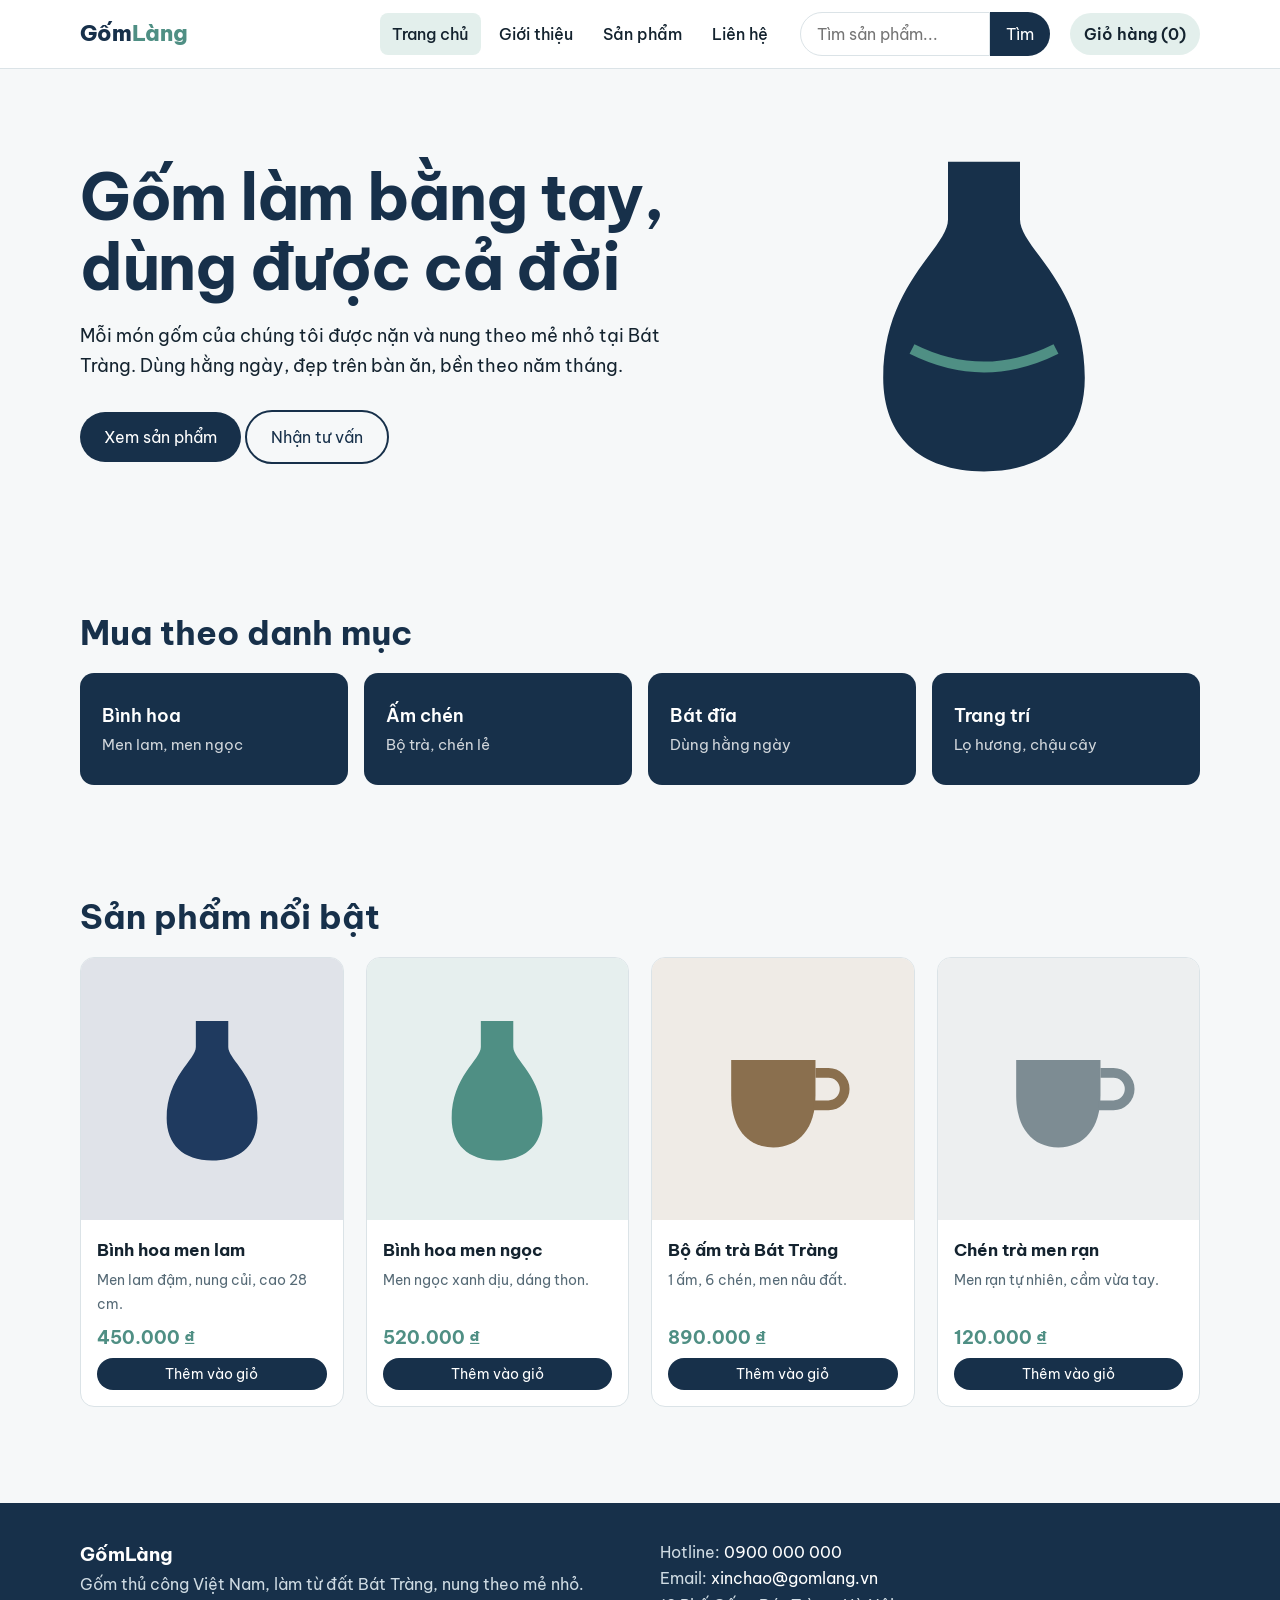
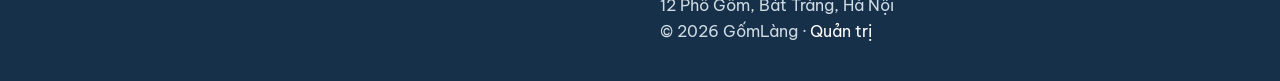
<file: gom-lang-website/index.html>
<!DOCTYPE html>
<html lang="vi"><head><meta charset="utf-8"><meta name="viewport" content="width=device-width,initial-scale=1">
<title>GốmLàng - Gốm thủ công Bát Tràng, giao toàn quốc</title><meta name="description" content="Mua bình hoa, bộ ấm trà, bát đĩa gốm thủ công Bát Tràng. Men đẹp, bền, giá tốt, giao hàng toàn quốc."><link rel="canonical" href="https://ten-mien-cua-ban.vercel.app/index.html">
<meta property="og:type" content="website"><meta property="og:title" content="GốmLàng - Gốm thủ công Bát Tràng, giao toàn quốc"><meta property="og:description" content="Mua bình hoa, bộ ấm trà, bát đĩa gốm thủ công Bát Tràng. Men đẹp, bền, giá tốt, giao hàng toàn quốc."><meta property="og:url" content="https://ten-mien-cua-ban.vercel.app/index.html"><meta name="theme-color" content="#17304a">
<link rel="icon" href="data:image/svg+xml,%3Csvg xmlns='http://www.w3.org/2000/svg' viewBox='0 0 100 100'%3E%3Cpath fill='%2317304a' d='M40 8h20v16c0 8 18 18 18 44 0 16-10 26-28 26S22 84 22 68c0-26 18-36 18-44z'/%3E%3C/svg%3E">
<link rel="preconnect" href="https://fonts.googleapis.com"><link rel="preconnect" href="https://fonts.gstatic.com" crossorigin>
<link rel="stylesheet" href="https://fonts.googleapis.com/css2?family=Be+Vietnam+Pro:wght@400;500;600;700;800&display=swap">
<link rel="stylesheet" href="css/style.css"><script type="application/ld+json">{"@context":"https://schema.org","@type":"Store","name":"GốmLàng","url":"https://ten-mien-cua-ban.vercel.app","telephone":"0900000000","address":{"@type":"PostalAddress","streetAddress":"12 Phố Gốm, Bát Tràng","addressLocality":"Hà Nội","addressCountry":"VN"}}</script></head>
<body data-page="home"><header><div class="wrap bar"><a class="logo" href="index.html">Gốm<span>Làng</span></a>
<button id="mb" aria-label="Mở menu">☰</button><nav aria-label="Menu chính"><a href="index.html" class=on>Trang chủ</a><a href="gioi-thieu.html">Giới thiệu</a><a href="san-pham.html">Sản phẩm</a><a href="lien-he.html">Liên hệ</a></nav>
<form class="srch" action="san-pham.html" role="search"><input name="q" placeholder="Tìm sản phẩm..." aria-label="Tìm sản phẩm"><button aria-label="Tìm">Tìm</button></form>
<a class="cart" href="gio-hang.html">Giỏ hàng (<span id="cc">0</span>)</a></div></header>
<main><div class="wrap hero"><div><h1>Gốm làm bằng tay, dùng được cả đời</h1><p>Mỗi món gốm của chúng tôi được nặn và nung theo mẻ nhỏ tại Bát Tràng. Dùng hằng ngày, đẹp trên bàn ăn, bền theo năm tháng.</p><a class="btn" href="san-pham.html">Xem sản phẩm</a> <a class="btn alt" href="lien-he.html">Nhận tư vấn</a></div><svg viewBox="0 0 100 100" role="img" aria-label="Bình gốm men lam" fill="#17304a"><path d="M40 8h20v16c0 8 18 18 18 44 0 16-10 26-28 26S22 84 22 68c0-26 18-36 18-44z"/><path d="M30 60q20 10 40 0" stroke="#4f8f84" stroke-width="3" fill="none"/></svg></div>
<section class="wrap sec"><h2>Mua theo danh mục</h2><div class="cats"><a class="cat" href="san-pham.html?cat=Bình hoa">Bình hoa<small>Men lam, men ngọc</small></a><a class="cat" href="san-pham.html?cat=Ấm chén">Ấm chén<small>Bộ trà, chén lẻ</small></a><a class="cat" href="san-pham.html?cat=Bát đĩa">Bát đĩa<small>Dùng hằng ngày</small></a><a class="cat" href="san-pham.html?cat=Trang trí">Trang trí<small>Lọ hương, chậu cây</small></a></div></section>
<section class="wrap sec"><h2>Sản phẩm nổi bật</h2><div class="grid" id="feat"></div></section></main>
<footer><div class="wrap two"><div><b style="color:#fff;font-size:1.2rem">GốmLàng</b><p>Gốm thủ công Việt Nam, làm từ đất Bát Tràng, nung theo mẻ nhỏ.</p></div>
<div><p>Hotline: <a href="tel:0900000000">0900 000 000</a><br>Email: <a href="mailto:xinchao@gomlang.vn">xinchao@gomlang.vn</a><br>12 Phố Gốm, Bát Tràng, Hà Nội</p><p>© 2026 GốmLàng · <a href="quan-tri.html">Quản trị</a></p></div></div></footer>
<div id="toast" role="status" aria-live="polite"></div><script src="js/app.js" defer></script></body></html>
</file>
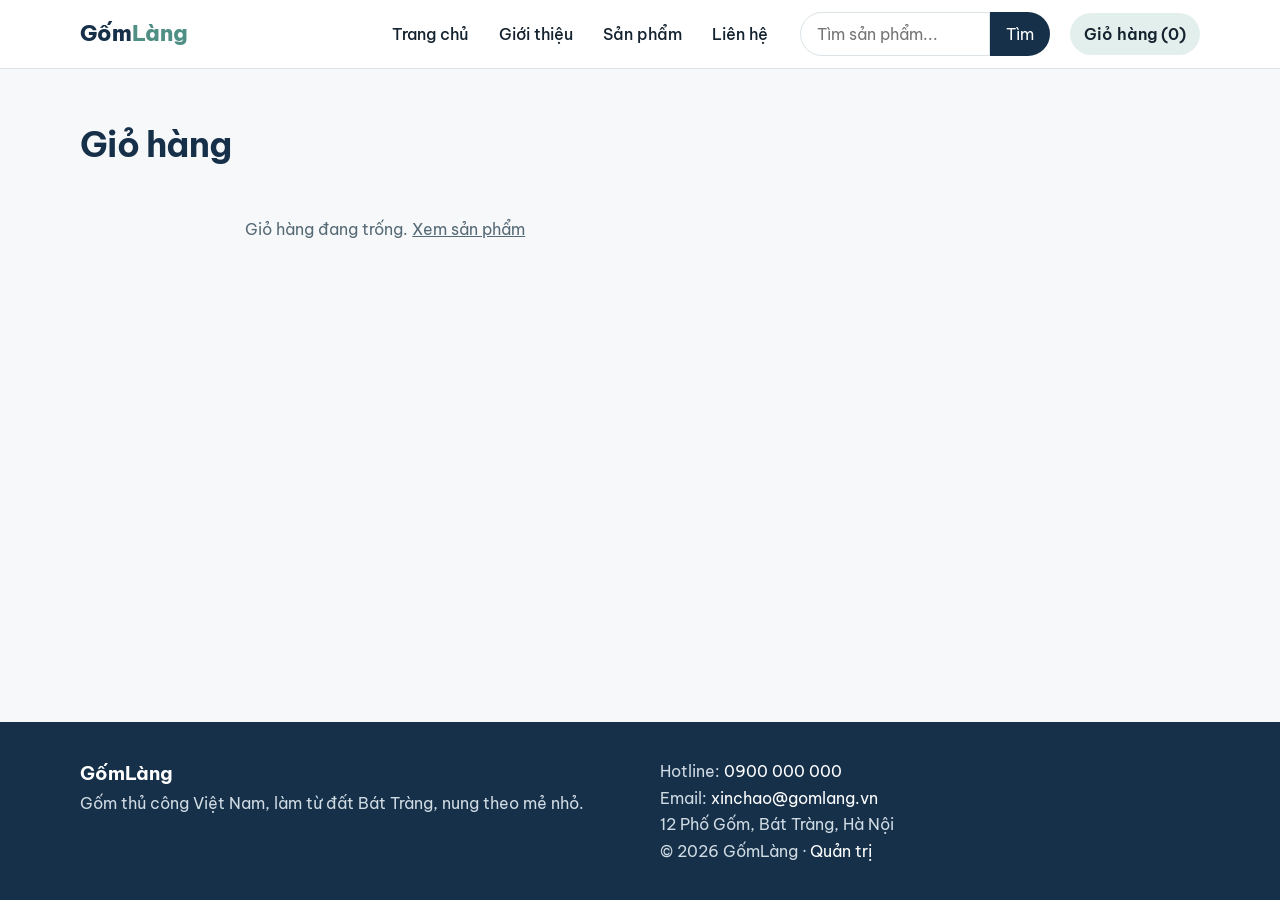
<file: gom-lang-website/gio-hang.html>
<!DOCTYPE html>
<html lang="vi"><head><meta charset="utf-8"><meta name="viewport" content="width=device-width,initial-scale=1">
<title>Giỏ hàng - GốmLàng</title><meta name="description" content="Xem lại giỏ hàng và đặt hàng tại GốmLàng."><link rel="canonical" href="https://ten-mien-cua-ban.vercel.app/gio-hang.html">
<meta property="og:type" content="website"><meta property="og:title" content="Giỏ hàng - GốmLàng"><meta property="og:description" content="Xem lại giỏ hàng và đặt hàng tại GốmLàng."><meta property="og:url" content="https://ten-mien-cua-ban.vercel.app/gio-hang.html"><meta name="theme-color" content="#17304a">
<link rel="icon" href="data:image/svg+xml,%3Csvg xmlns='http://www.w3.org/2000/svg' viewBox='0 0 100 100'%3E%3Cpath fill='%2317304a' d='M40 8h20v16c0 8 18 18 18 44 0 16-10 26-28 26S22 84 22 68c0-26 18-36 18-44z'/%3E%3C/svg%3E">
<link rel="preconnect" href="https://fonts.googleapis.com"><link rel="preconnect" href="https://fonts.gstatic.com" crossorigin>
<link rel="stylesheet" href="https://fonts.googleapis.com/css2?family=Be+Vietnam+Pro:wght@400;500;600;700;800&display=swap">
<link rel="stylesheet" href="css/style.css"><meta name="robots" content="noindex"></head>
<body data-page="cart"><header><div class="wrap bar"><a class="logo" href="index.html">Gốm<span>Làng</span></a>
<button id="mb" aria-label="Mở menu">☰</button><nav aria-label="Menu chính"><a href="index.html">Trang chủ</a><a href="gioi-thieu.html">Giới thiệu</a><a href="san-pham.html">Sản phẩm</a><a href="lien-he.html">Liên hệ</a></nav>
<form class="srch" action="san-pham.html" role="search"><input name="q" placeholder="Tìm sản phẩm..." aria-label="Tìm sản phẩm"><button aria-label="Tìm">Tìm</button></form>
<a class="cart" href="gio-hang.html">Giỏ hàng (<span id="cc">0</span>)</a></div></header>
<main><div class="wrap sec two" style="grid-template-columns:1.3fr 1fr;align-items:start"><div><h1 style="font-size:2.2rem;margin-bottom:12px">Giỏ hàng</h1><div id="items"></div></div>
<div><p id="ok" class="box" hidden style="background:#e3efec"></p><form class="box" id="co" hidden><h2>Thông tin giao hàng</h2><label for="a">Họ tên</label><input id="a" name="name" required><label for="b">Số điện thoại</label><input id="b" name="phone" type="tel" pattern="[0-9]{9,11}" required><label for="c">Địa chỉ</label><textarea id="c" name="address" rows="2" required></textarea><p class="muted" style="margin-top:8px">Thanh toán khi nhận hàng (COD).</p><p style="margin-top:14px"><button class="btn">Đặt hàng</button></p></form></div></div></main>
<footer><div class="wrap two"><div><b style="color:#fff;font-size:1.2rem">GốmLàng</b><p>Gốm thủ công Việt Nam, làm từ đất Bát Tràng, nung theo mẻ nhỏ.</p></div>
<div><p>Hotline: <a href="tel:0900000000">0900 000 000</a><br>Email: <a href="mailto:xinchao@gomlang.vn">xinchao@gomlang.vn</a><br>12 Phố Gốm, Bát Tràng, Hà Nội</p><p>© 2026 GốmLàng · <a href="quan-tri.html">Quản trị</a></p></div></div></footer>
<div id="toast" role="status" aria-live="polite"></div><script src="js/app.js" defer></script></body></html>
</file>
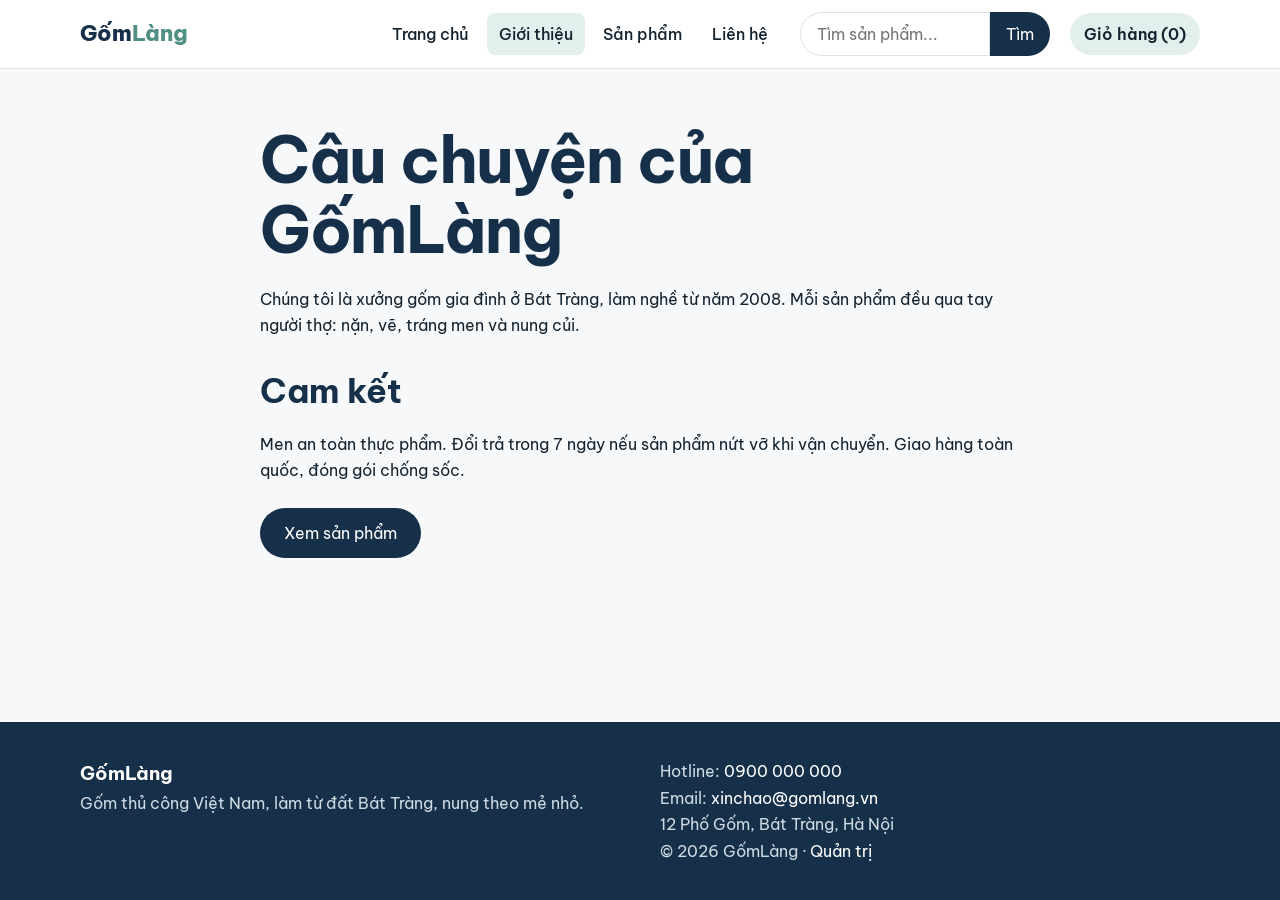
<file: gom-lang-website/gioi-thieu.html>
<!DOCTYPE html>
<html lang="vi"><head><meta charset="utf-8"><meta name="viewport" content="width=device-width,initial-scale=1">
<title>Giới thiệu - GốmLàng</title><meta name="description" content="GốmLàng là xưởng gốm gia đình tại Bát Tràng, làm gốm thủ công từ năm 2008."><link rel="canonical" href="https://ten-mien-cua-ban.vercel.app/gioi-thieu.html">
<meta property="og:type" content="website"><meta property="og:title" content="Giới thiệu - GốmLàng"><meta property="og:description" content="GốmLàng là xưởng gốm gia đình tại Bát Tràng, làm gốm thủ công từ năm 2008."><meta property="og:url" content="https://ten-mien-cua-ban.vercel.app/gioi-thieu.html"><meta name="theme-color" content="#17304a">
<link rel="icon" href="data:image/svg+xml,%3Csvg xmlns='http://www.w3.org/2000/svg' viewBox='0 0 100 100'%3E%3Cpath fill='%2317304a' d='M40 8h20v16c0 8 18 18 18 44 0 16-10 26-28 26S22 84 22 68c0-26 18-36 18-44z'/%3E%3C/svg%3E">
<link rel="preconnect" href="https://fonts.googleapis.com"><link rel="preconnect" href="https://fonts.gstatic.com" crossorigin>
<link rel="stylesheet" href="https://fonts.googleapis.com/css2?family=Be+Vietnam+Pro:wght@400;500;600;700;800&display=swap">
<link rel="stylesheet" href="css/style.css"></head>
<body data-page="about"><header><div class="wrap bar"><a class="logo" href="index.html">Gốm<span>Làng</span></a>
<button id="mb" aria-label="Mở menu">☰</button><nav aria-label="Menu chính"><a href="index.html">Trang chủ</a><a href="gioi-thieu.html" class=on>Giới thiệu</a><a href="san-pham.html">Sản phẩm</a><a href="lien-he.html">Liên hệ</a></nav>
<form class="srch" action="san-pham.html" role="search"><input name="q" placeholder="Tìm sản phẩm..." aria-label="Tìm sản phẩm"><button aria-label="Tìm">Tìm</button></form>
<a class="cart" href="gio-hang.html">Giỏ hàng (<span id="cc">0</span>)</a></div></header>
<main><div class="wrap sec" style="max-width:760px"><h1>Câu chuyện của GốmLàng</h1><p style="margin-top:20px">Chúng tôi là xưởng gốm gia đình ở Bát Tràng, làm nghề từ năm 2008. Mỗi sản phẩm đều qua tay người thợ: nặn, vẽ, tráng men và nung củi.</p><h2 style="margin-top:32px">Cam kết</h2><p>Men an toàn thực phẩm. Đổi trả trong 7 ngày nếu sản phẩm nứt vỡ khi vận chuyển. Giao hàng toàn quốc, đóng gói chống sốc.</p><p style="margin-top:24px"><a class="btn" href="san-pham.html">Xem sản phẩm</a></p></div></main>
<footer><div class="wrap two"><div><b style="color:#fff;font-size:1.2rem">GốmLàng</b><p>Gốm thủ công Việt Nam, làm từ đất Bát Tràng, nung theo mẻ nhỏ.</p></div>
<div><p>Hotline: <a href="tel:0900000000">0900 000 000</a><br>Email: <a href="mailto:xinchao@gomlang.vn">xinchao@gomlang.vn</a><br>12 Phố Gốm, Bát Tràng, Hà Nội</p><p>© 2026 GốmLàng · <a href="quan-tri.html">Quản trị</a></p></div></div></footer>
<div id="toast" role="status" aria-live="polite"></div><script src="js/app.js" defer></script></body></html>
</file>
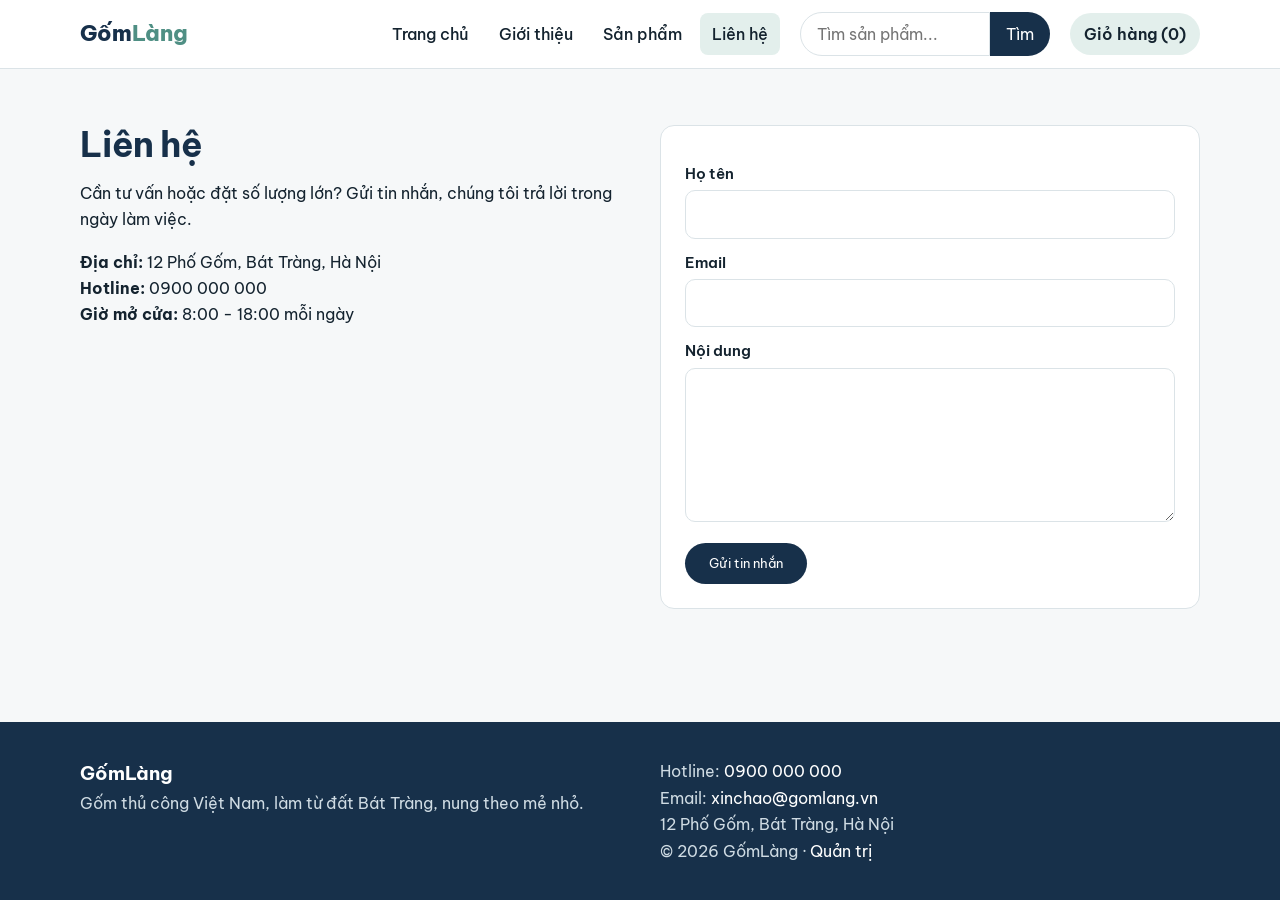
<file: gom-lang-website/lien-he.html>
<!DOCTYPE html>
<html lang="vi"><head><meta charset="utf-8"><meta name="viewport" content="width=device-width,initial-scale=1">
<title>Liên hệ - GốmLàng</title><meta name="description" content="Liên hệ GốmLàng để được tư vấn, đặt số lượng lớn hoặc làm quà tặng theo yêu cầu."><link rel="canonical" href="https://ten-mien-cua-ban.vercel.app/lien-he.html">
<meta property="og:type" content="website"><meta property="og:title" content="Liên hệ - GốmLàng"><meta property="og:description" content="Liên hệ GốmLàng để được tư vấn, đặt số lượng lớn hoặc làm quà tặng theo yêu cầu."><meta property="og:url" content="https://ten-mien-cua-ban.vercel.app/lien-he.html"><meta name="theme-color" content="#17304a">
<link rel="icon" href="data:image/svg+xml,%3Csvg xmlns='http://www.w3.org/2000/svg' viewBox='0 0 100 100'%3E%3Cpath fill='%2317304a' d='M40 8h20v16c0 8 18 18 18 44 0 16-10 26-28 26S22 84 22 68c0-26 18-36 18-44z'/%3E%3C/svg%3E">
<link rel="preconnect" href="https://fonts.googleapis.com"><link rel="preconnect" href="https://fonts.gstatic.com" crossorigin>
<link rel="stylesheet" href="https://fonts.googleapis.com/css2?family=Be+Vietnam+Pro:wght@400;500;600;700;800&display=swap">
<link rel="stylesheet" href="css/style.css"></head>
<body data-page="contact"><header><div class="wrap bar"><a class="logo" href="index.html">Gốm<span>Làng</span></a>
<button id="mb" aria-label="Mở menu">☰</button><nav aria-label="Menu chính"><a href="index.html">Trang chủ</a><a href="gioi-thieu.html">Giới thiệu</a><a href="san-pham.html">Sản phẩm</a><a href="lien-he.html" class=on>Liên hệ</a></nav>
<form class="srch" action="san-pham.html" role="search"><input name="q" placeholder="Tìm sản phẩm..." aria-label="Tìm sản phẩm"><button aria-label="Tìm">Tìm</button></form>
<a class="cart" href="gio-hang.html">Giỏ hàng (<span id="cc">0</span>)</a></div></header>
<main><div class="wrap sec two"><div><h1 style="font-size:2.2rem">Liên hệ</h1><p style="margin-top:16px">Cần tư vấn hoặc đặt số lượng lớn? Gửi tin nhắn, chúng tôi trả lời trong ngày làm việc.</p><p style="margin-top:16px"><b>Địa chỉ:</b> 12 Phố Gốm, Bát Tràng, Hà Nội<br><b>Hotline:</b> 0900 000 000<br><b>Giờ mở cửa:</b> 8:00 - 18:00 mỗi ngày</p></div>
<form class="box" id="cf"><label for="n">Họ tên</label><input id="n" name="name" required><label for="e">Email</label><input id="e" name="email" type="email" required><label for="m">Nội dung</label><textarea id="m" name="msg" rows="5" required></textarea><p style="margin-top:14px"><button class="btn">Gửi tin nhắn</button></p></form></div></main>
<footer><div class="wrap two"><div><b style="color:#fff;font-size:1.2rem">GốmLàng</b><p>Gốm thủ công Việt Nam, làm từ đất Bát Tràng, nung theo mẻ nhỏ.</p></div>
<div><p>Hotline: <a href="tel:0900000000">0900 000 000</a><br>Email: <a href="mailto:xinchao@gomlang.vn">xinchao@gomlang.vn</a><br>12 Phố Gốm, Bát Tràng, Hà Nội</p><p>© 2026 GốmLàng · <a href="quan-tri.html">Quản trị</a></p></div></div></footer>
<div id="toast" role="status" aria-live="polite"></div><script src="js/app.js" defer></script></body></html>
</file>
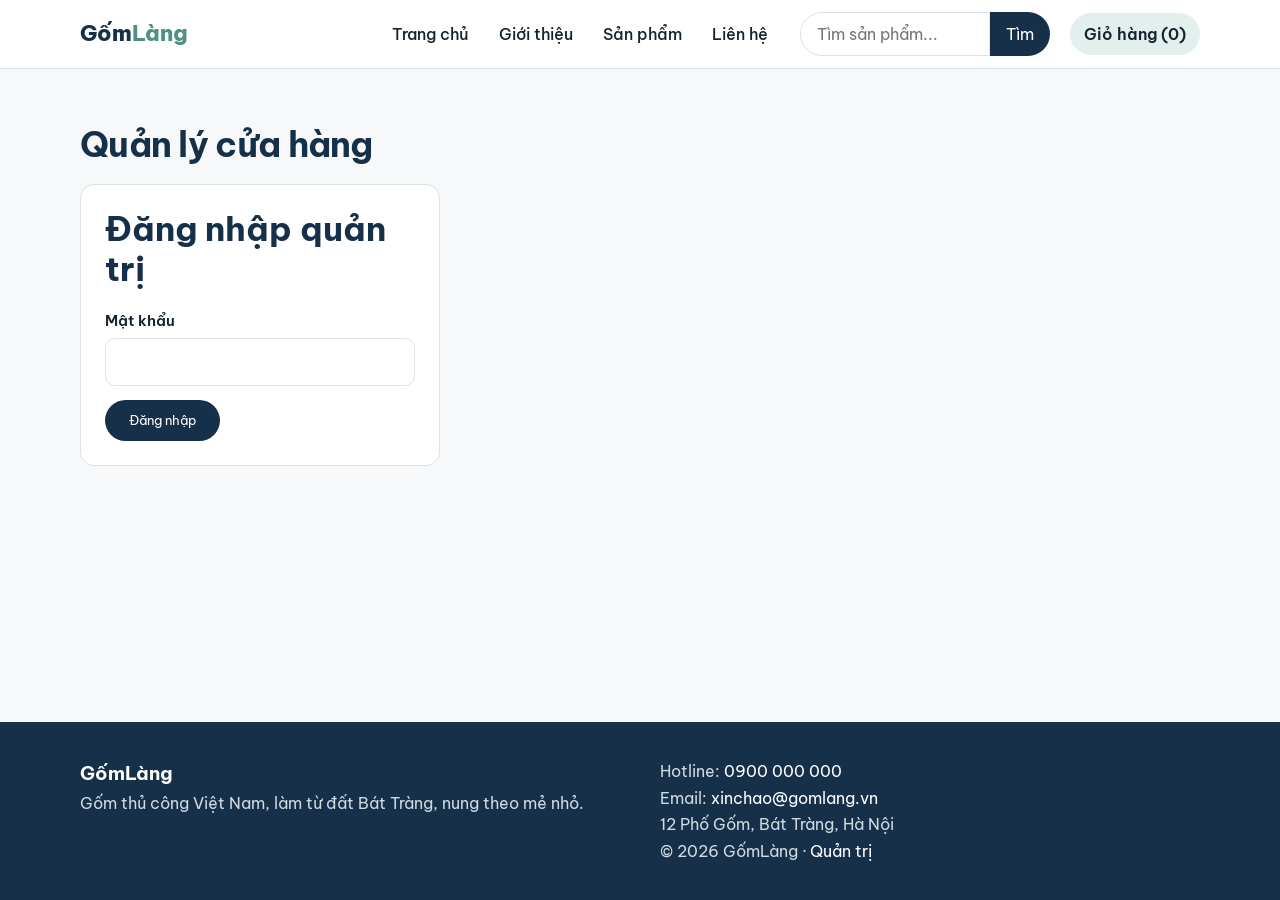
<file: gom-lang-website/quan-tri.html>
<!DOCTYPE html>
<html lang="vi"><head><meta charset="utf-8"><meta name="viewport" content="width=device-width,initial-scale=1">
<title>Quản trị - GốmLàng</title><meta name="description" content="Khu vực quản trị."><link rel="canonical" href="https://ten-mien-cua-ban.vercel.app/quan-tri.html">
<meta property="og:type" content="website"><meta property="og:title" content="Quản trị - GốmLàng"><meta property="og:description" content="Khu vực quản trị."><meta property="og:url" content="https://ten-mien-cua-ban.vercel.app/quan-tri.html"><meta name="theme-color" content="#17304a">
<link rel="icon" href="data:image/svg+xml,%3Csvg xmlns='http://www.w3.org/2000/svg' viewBox='0 0 100 100'%3E%3Cpath fill='%2317304a' d='M40 8h20v16c0 8 18 18 18 44 0 16-10 26-28 26S22 84 22 68c0-26 18-36 18-44z'/%3E%3C/svg%3E">
<link rel="preconnect" href="https://fonts.googleapis.com"><link rel="preconnect" href="https://fonts.gstatic.com" crossorigin>
<link rel="stylesheet" href="https://fonts.googleapis.com/css2?family=Be+Vietnam+Pro:wght@400;500;600;700;800&display=swap">
<link rel="stylesheet" href="css/style.css"><meta name="robots" content="noindex,nofollow"></head>
<body data-page="admin"><header><div class="wrap bar"><a class="logo" href="index.html">Gốm<span>Làng</span></a>
<button id="mb" aria-label="Mở menu">☰</button><nav aria-label="Menu chính"><a href="index.html">Trang chủ</a><a href="gioi-thieu.html">Giới thiệu</a><a href="san-pham.html">Sản phẩm</a><a href="lien-he.html">Liên hệ</a></nav>
<form class="srch" action="san-pham.html" role="search"><input name="q" placeholder="Tìm sản phẩm..." aria-label="Tìm sản phẩm"><button aria-label="Tìm">Tìm</button></form>
<a class="cart" href="gio-hang.html">Giỏ hàng (<span id="cc">0</span>)</a></div></header>
<main><div class="wrap sec"><h1 style="font-size:2.2rem;margin-bottom:20px">Quản lý cửa hàng</h1><div id="adm"></div></div></main>
<footer><div class="wrap two"><div><b style="color:#fff;font-size:1.2rem">GốmLàng</b><p>Gốm thủ công Việt Nam, làm từ đất Bát Tràng, nung theo mẻ nhỏ.</p></div>
<div><p>Hotline: <a href="tel:0900000000">0900 000 000</a><br>Email: <a href="mailto:xinchao@gomlang.vn">xinchao@gomlang.vn</a><br>12 Phố Gốm, Bát Tràng, Hà Nội</p><p>© 2026 GốmLàng · <a href="quan-tri.html">Quản trị</a></p></div></div></footer>
<div id="toast" role="status" aria-live="polite"></div><script src="js/app.js" defer></script></body></html>
</file>
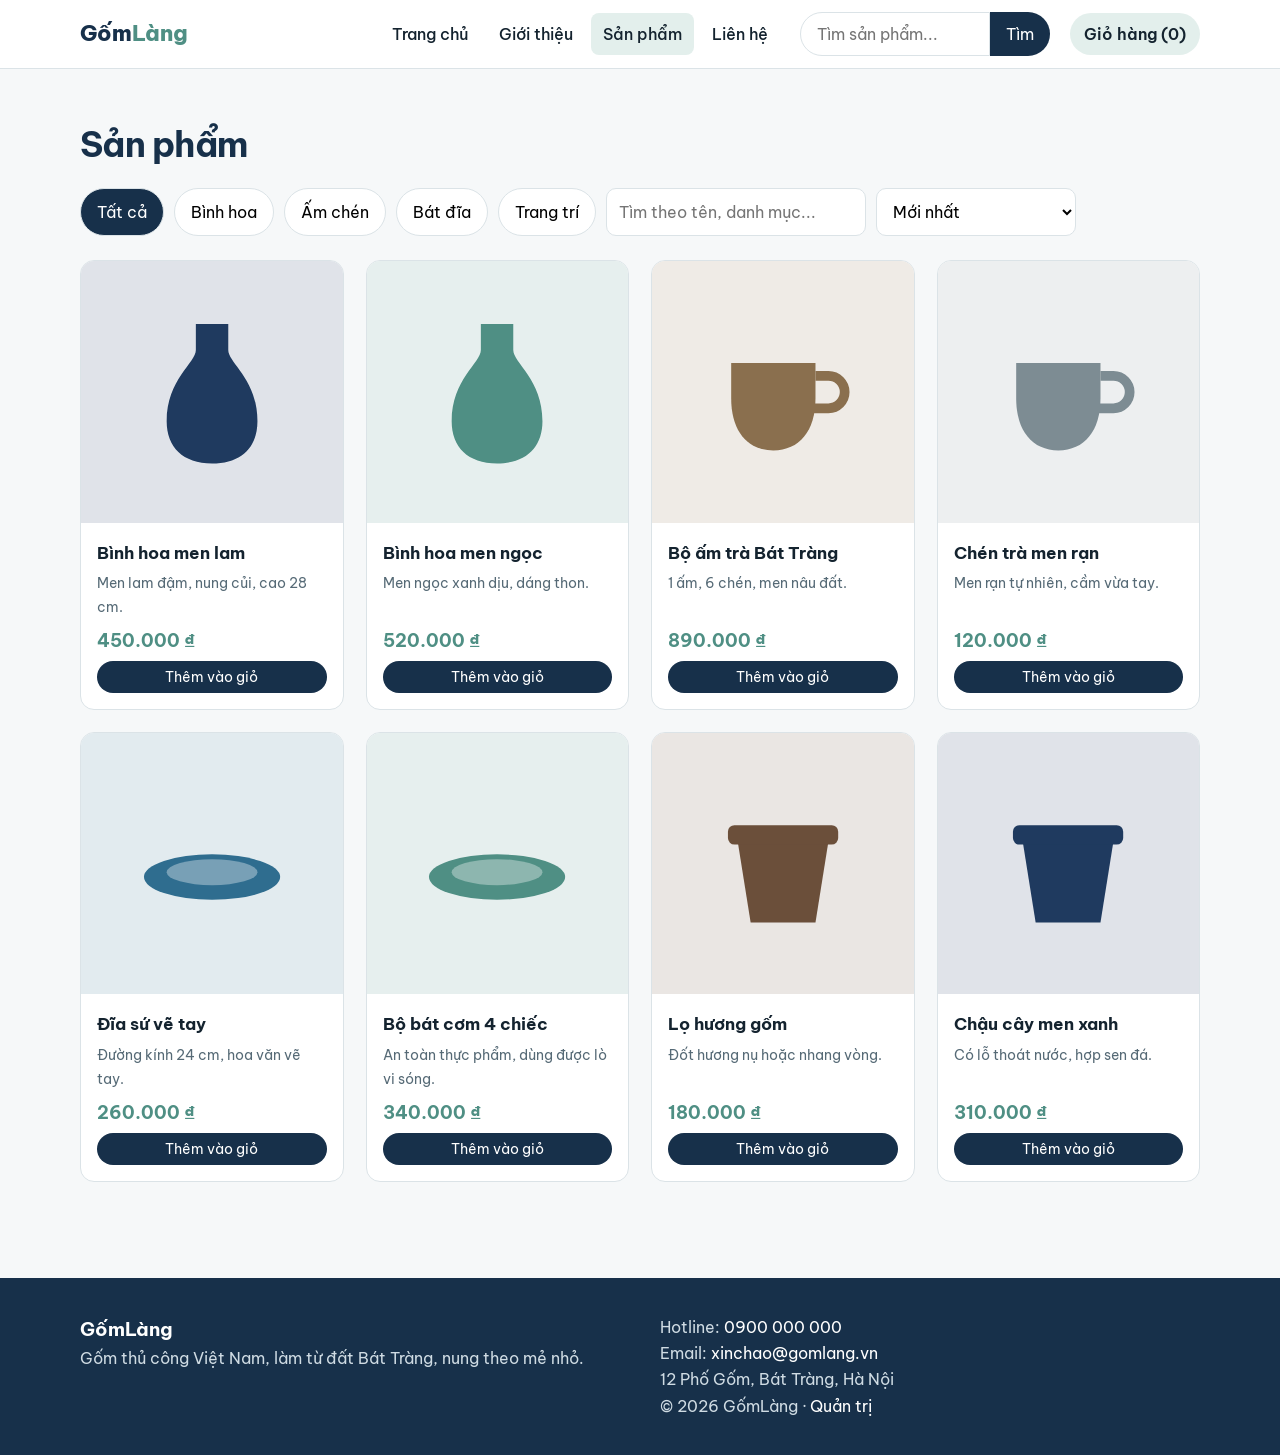
<file: gom-lang-website/san-pham.html>
<!DOCTYPE html>
<html lang="vi"><head><meta charset="utf-8"><meta name="viewport" content="width=device-width,initial-scale=1">
<title>Sản phẩm gốm thủ công - GốmLàng</title><meta name="description" content="Danh mục bình hoa, ấm chén, bát đĩa và đồ trang trí bằng gốm. Tìm kiếm và đặt mua trực tuyến."><link rel="canonical" href="https://ten-mien-cua-ban.vercel.app/san-pham.html">
<meta property="og:type" content="website"><meta property="og:title" content="Sản phẩm gốm thủ công - GốmLàng"><meta property="og:description" content="Danh mục bình hoa, ấm chén, bát đĩa và đồ trang trí bằng gốm. Tìm kiếm và đặt mua trực tuyến."><meta property="og:url" content="https://ten-mien-cua-ban.vercel.app/san-pham.html"><meta name="theme-color" content="#17304a">
<link rel="icon" href="data:image/svg+xml,%3Csvg xmlns='http://www.w3.org/2000/svg' viewBox='0 0 100 100'%3E%3Cpath fill='%2317304a' d='M40 8h20v16c0 8 18 18 18 44 0 16-10 26-28 26S22 84 22 68c0-26 18-36 18-44z'/%3E%3C/svg%3E">
<link rel="preconnect" href="https://fonts.googleapis.com"><link rel="preconnect" href="https://fonts.gstatic.com" crossorigin>
<link rel="stylesheet" href="https://fonts.googleapis.com/css2?family=Be+Vietnam+Pro:wght@400;500;600;700;800&display=swap">
<link rel="stylesheet" href="css/style.css"></head>
<body data-page="shop"><header><div class="wrap bar"><a class="logo" href="index.html">Gốm<span>Làng</span></a>
<button id="mb" aria-label="Mở menu">☰</button><nav aria-label="Menu chính"><a href="index.html">Trang chủ</a><a href="gioi-thieu.html">Giới thiệu</a><a href="san-pham.html" class=on>Sản phẩm</a><a href="lien-he.html">Liên hệ</a></nav>
<form class="srch" action="san-pham.html" role="search"><input name="q" placeholder="Tìm sản phẩm..." aria-label="Tìm sản phẩm"><button aria-label="Tìm">Tìm</button></form>
<a class="cart" href="gio-hang.html">Giỏ hàng (<span id="cc">0</span>)</a></div></header>
<main><div class="wrap sec"><h1 style="font-size:2.2rem;margin-bottom:24px">Sản phẩm</h1><div class="tools"><div id="chips" class="tools" style="margin:0"></div><input id="kw" placeholder="Tìm theo tên, danh mục..." aria-label="Tìm sản phẩm" style="max-width:260px"><select id="sort" aria-label="Sắp xếp" style="max-width:200px"><option value="">Mới nhất</option><option value="a">Giá tăng dần</option><option value="d">Giá giảm dần</option></select></div><div class="grid" id="list"></div></div></main>
<footer><div class="wrap two"><div><b style="color:#fff;font-size:1.2rem">GốmLàng</b><p>Gốm thủ công Việt Nam, làm từ đất Bát Tràng, nung theo mẻ nhỏ.</p></div>
<div><p>Hotline: <a href="tel:0900000000">0900 000 000</a><br>Email: <a href="mailto:xinchao@gomlang.vn">xinchao@gomlang.vn</a><br>12 Phố Gốm, Bát Tràng, Hà Nội</p><p>© 2026 GốmLàng · <a href="quan-tri.html">Quản trị</a></p></div></div></footer>
<div id="toast" role="status" aria-live="polite"></div><script src="js/app.js" defer></script></body></html>
</file>
<file: gom-lang-website/css/style.css>
:root{--ink:#14232f;--blue:#17304a;--cel:#4f8f84;--cel-l:#e3efec;--bg:#f6f8f9;--line:#dbe3e7;--w:#fff;--r:14px}
*{box-sizing:border-box;margin:0}html{scroll-behavior:smooth}
body{font-family:"Be Vietnam Pro",system-ui,sans-serif;color:var(--ink);background:var(--bg);line-height:1.65;display:flex;flex-direction:column;min-height:100vh}
main{flex:1}a{color:inherit;text-decoration:none}img,svg{max-width:100%}
:focus-visible{outline:3px solid var(--cel);outline-offset:2px}
.wrap{width:min(1120px,92%);margin:auto}.sec{padding:56px 0}
h1{font-size:clamp(2.2rem,6vw,4rem);line-height:1.1;letter-spacing:-.02em;color:var(--blue)}
h2{font-size:clamp(1.5rem,3.5vw,2.1rem);line-height:1.2;margin-bottom:20px;color:var(--blue)}
.btn{display:inline-block;background:var(--blue);color:#fff;border:0;border-radius:999px;padding:12px 24px;font:600 1rem inherit;font-family:inherit;cursor:pointer}
.btn:hover{background:var(--cel)}.btn.alt{background:transparent;color:var(--blue);border:2px solid var(--blue)}.btn.sm{padding:7px 14px;font-size:.9rem}.btn.red{background:#b3342f}
header{background:var(--w);border-bottom:1px solid var(--line);position:sticky;top:0;z-index:20}
.bar{display:flex;align-items:center;gap:20px;min-height:68px;flex-wrap:wrap}
.logo{font-weight:800;font-size:1.35rem;color:var(--blue)}.logo span{color:var(--cel)}
nav{display:flex;gap:6px;margin-left:auto}nav a{padding:8px 12px;border-radius:8px;font-weight:500}nav a:hover,nav a.on{background:var(--cel-l)}
.srch{display:flex}.srch input{border:1px solid var(--line);border-radius:999px 0 0 999px;padding:8px 16px;width:190px;font:inherit}
.srch button{border:0;background:var(--blue);color:#fff;padding:0 16px;border-radius:0 999px 999px 0;cursor:pointer;font:inherit}
.cart{font-weight:600;background:var(--cel-l);padding:8px 14px;border-radius:999px}
#mb{display:none;background:none;border:1px solid var(--line);border-radius:8px;padding:8px 12px;font-size:1.1rem}
@media(max-width:820px){#mb{display:block;margin-left:auto}nav{display:none;width:100%;flex-direction:column;margin:0}nav.open{display:flex}.srch{order:5;width:100%}.srch input{flex:1;width:auto}.bar{padding:8px 0}}
.hero{display:grid;grid-template-columns:1.2fr .8fr;gap:40px;align-items:center;padding:64px 0}
.hero p{font-size:1.15rem;max-width:34em;margin:18px 0 28px}.hero svg{width:100%;max-width:360px;justify-self:center}
@media(max-width:820px){.hero{grid-template-columns:1fr;padding:36px 0}}
.cats{display:grid;grid-template-columns:repeat(auto-fit,minmax(200px,1fr));gap:16px}
.cat{background:var(--blue);color:#fff;border-radius:var(--r);padding:28px 22px;font-weight:600;font-size:1.15rem}.cat small{display:block;font-weight:400;opacity:.8}.cat:hover{background:var(--cel)}
.grid{display:grid;grid-template-columns:repeat(auto-fill,minmax(230px,1fr));gap:22px}
.card{background:var(--w);border:1px solid var(--line);border-radius:var(--r);overflow:hidden;display:flex;flex-direction:column}
.art{aspect-ratio:1;display:grid;place-items:center}.art svg,.art img{width:62%}.art img{width:100%;height:100%;object-fit:cover}
.card .b{padding:16px;display:flex;flex-direction:column;gap:6px;flex:1}.card h3{font-size:1.05rem}.card .d{font-size:.9rem;color:#566a76;flex:1}
.price{font-weight:700;color:var(--cel);font-size:1.1rem}
.tools{display:flex;gap:10px;flex-wrap:wrap;margin-bottom:24px}.chip{padding:7px 16px;border:1px solid var(--line);background:var(--w);border-radius:999px;cursor:pointer;font:inherit}.chip.on{background:var(--blue);color:#fff}
input,select,textarea{font:inherit;padding:10px 12px;border:1px solid var(--line);border-radius:10px;width:100%;background:var(--w)}
label{display:block;font-weight:600;font-size:.92rem;margin:12px 0 4px}
.two{display:grid;grid-template-columns:1fr 1fr;gap:40px}@media(max-width:820px){.two{grid-template-columns:1fr;gap:24px}}
.box{background:var(--w);border:1px solid var(--line);border-radius:var(--r);padding:24px}
.row{display:flex;gap:14px;align-items:center;padding:12px 0;border-bottom:1px solid var(--line);flex-wrap:wrap}.row .art{width:64px;border-radius:10px}.row .g{flex:1;min-width:140px}
.qty{display:flex;align-items:center;gap:8px}.qty button{width:30px;height:30px;border-radius:50%;border:1px solid var(--line);background:var(--w);cursor:pointer}
.tot{font-size:1.3rem;font-weight:700;text-align:right;margin:16px 0}
table{width:100%;border-collapse:collapse;font-size:.92rem}th,td{padding:8px;border-bottom:1px solid var(--line);text-align:left}.ov{overflow-x:auto}
#toast{position:fixed;bottom:24px;left:50%;transform:translateX(-50%);background:var(--blue);color:#fff;padding:12px 22px;border-radius:999px;opacity:0;pointer-events:none;transition:opacity .25s;z-index:50}#toast.show{opacity:1}
footer{background:var(--blue);color:#cfdbe3;padding:36px 0;margin-top:40px}footer a{color:#fff}
.muted{color:#566a76}.empty{text-align:center;padding:40px;color:#566a76}
@media(prefers-reduced-motion:reduce){*{transition:none!important;scroll-behavior:auto!important}}
</file>
